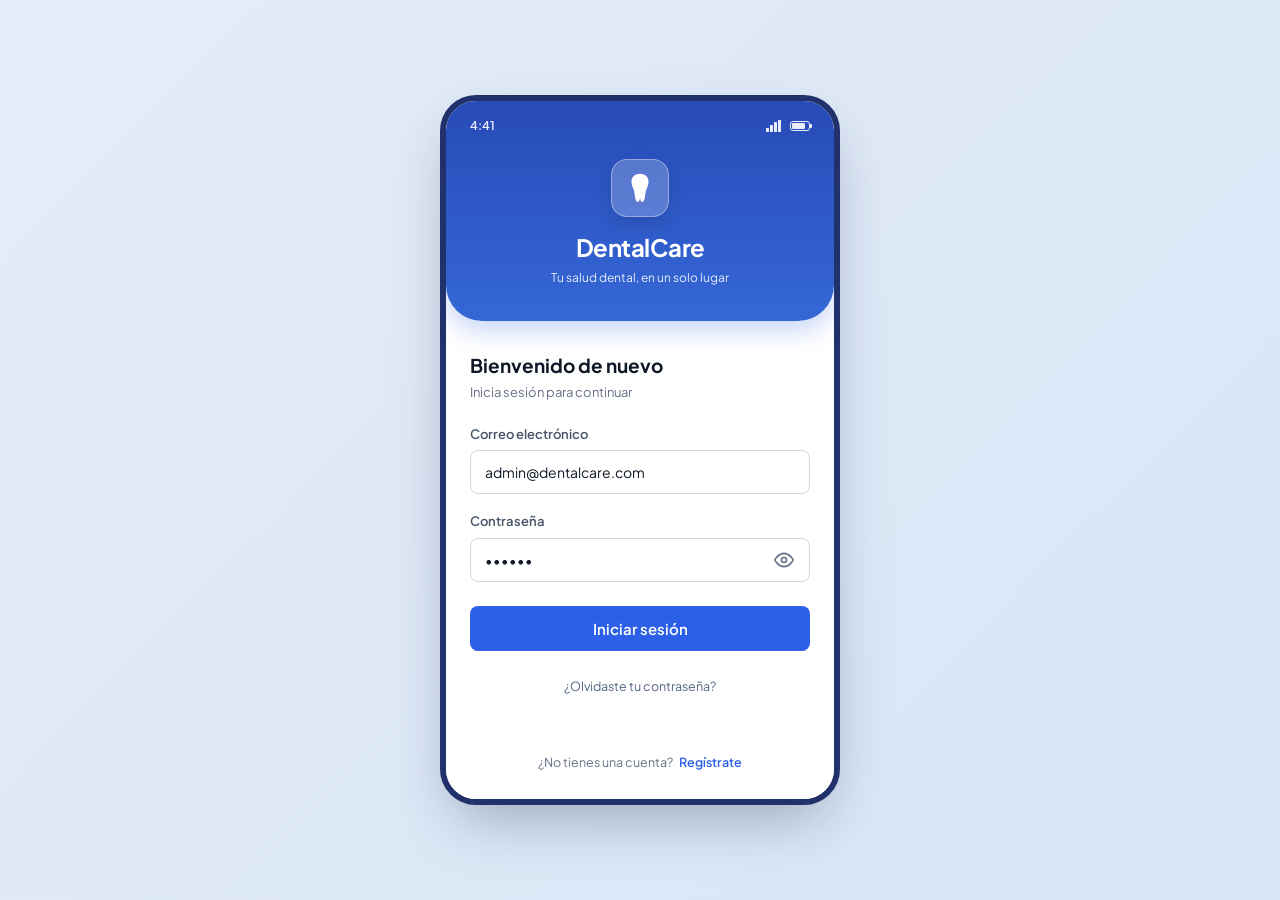
<file: index.html>
<!DOCTYPE html>
<html lang="es">
<head>
  <meta charset="UTF-8">
  <meta name="viewport" content="width=device-width, initial-scale=1.0">
  <title>DentalCare - Iniciar Sesión</title>
  <link rel="preconnect" href="https://fonts.googleapis.com">
  <link rel="preconnect" href="https://fonts.gstatic.com" crossorigin>
  <link href="https://fonts.googleapis.com/css2?family=Plus+Jakarta+Sans:wght@400;500;600;700;800&display=swap" rel="stylesheet">
  <link rel="stylesheet" href="styles.css">
</head>
<body>

  <!-- ================= PANTALLA: LOGIN ================= -->
  <main id="login-screen" class="screen-view login-screen">
    <div class="login-wrapper">
      <div class="login-device-frame">
        <!-- Header azul curvado -->
        <div class="login-header">
          <div class="status-bar">
            <span>4:41</span>
            <div class="status-icons">
              <svg width="18" height="12" viewBox="0 0 18 12" fill="white">
                <rect x="0" y="8" width="3" height="4" rx="0.5"/>
                <rect x="4" y="5" width="3" height="7" rx="0.5"/>
                <rect x="8" y="2" width="3" height="10" rx="0.5"/>
                <rect x="12" y="0" width="3" height="12" rx="0.5"/>
              </svg>
              <div class="battery-icon">
                <div class="battery-level"></div>
              </div>
            </div>
          </div>

          <div class="logo-container">
            <div class="tooth-badge">
              <svg viewBox="0 0 24 24" class="tooth-svg">
                <path d="M12 2C8.5 2 6 4.2 6 7.5C6 10 7.2 11.8 7.8 14C8.6 17 8.2 21 10.2 21.8C10.8 22 11.4 21.3 11.8 20.3C12.1 19.3 12 18 12 16.5C12 18 11.9 19.3 12.2 20.3C12.6 21.3 13.2 22 13.8 21.8C15.8 21 15.4 17 16.2 14C16.8 11.8 18 10 18 7.5C18 4.2 15.5 2 12 2Z" fill="#2d60e8" stroke="#1d4ed8" stroke-width="1.2" stroke-linejoin="round"/>
              </svg>
            </div>
            <h1 class="brand-title">DentalCare</h1>
            <p class="brand-slogan">Tu salud dental, en un solo lugar</p>
          </div>
        </div>

        <!-- Contenido blanco del formulario -->
        <div class="login-body">
          <div class="login-welcome">
            <h2>Bienvenido de nuevo</h2>
            <p>Inicia sesión para continuar</p>
          </div>

          <div id="login-error-alert" class="login-error-alert hidden" role="alert">
            <svg viewBox="0 0 24 24" fill="none" stroke="currentColor" stroke-width="2" stroke-linecap="round" stroke-linejoin="round">
              <circle cx="12" cy="12" r="10"></circle>
              <line x1="12" y1="8" x2="12" y2="12"></line>
              <line x1="12" y1="16" x2="12.01" y2="16"></line>
            </svg>
            <span id="login-error-text">Contraseña incorrecta. Inténtalo de nuevo.</span>
          </div>

          <form id="login-form" class="login-form" autocomplete="on" novalidate>
            <div class="form-group">
              <label for="login-email">Correo electrónico</label>
              <input 
                type="email" 
                id="login-email" 
                name="email"
                placeholder="correo@ejemplo.com" 
                value="admin@dentalcare.com"
                required
              >
            </div>

            <div class="form-group">
              <label for="login-password">Contraseña</label>
              <div class="password-input-wrapper">
                <input 
                  type="password" 
                  id="login-password" 
                  name="password"
                  placeholder="••••••••" 
                  value="123456"
                  required
                >
                <button type="button" id="btn-toggle-password" class="btn-toggle-password" aria-label="Mostrar u ocultar contraseña" title="Mostrar contraseña">
                  <!-- Icono Ojo (Mostrar) -->
                  <svg id="eye-icon-show" class="eye-svg" viewBox="0 0 24 24" fill="none" stroke="currentColor" stroke-width="2" stroke-linecap="round" stroke-linejoin="round">
                    <path d="M1 12s4-8 11-8 11 8 11 8-4 8-11 8-11-8-11-8z"></path>
                    <circle cx="12" cy="12" r="3"></circle>
                  </svg>
                  <!-- Icono Ojo Tachado (Ocultar) -->
                  <svg id="eye-icon-hide" class="eye-svg hidden" viewBox="0 0 24 24" fill="none" stroke="currentColor" stroke-width="2" stroke-linecap="round" stroke-linejoin="round">
                    <path d="M17.94 17.94A10.07 10.07 0 0 1 12 20c-7 0-11-8-11-8a18.45 18.45 0 0 1 5.06-5.94M9.9 4.24A9.12 9.12 0 0 1 12 4c7 0 11 8 11 8a18.5 18.5 0 0 1-2.16 3.19m-6.72-1.07a3 3 0 1 1-4.24-4.24"></path>
                    <line x1="1" y1="1" x2="23" y2="23"></line>
                  </svg>
                </button>
              </div>
            </div>

            <button type="submit" id="btn-login" class="btn-primary btn-block">
              Iniciar sesión
            </button>

            <div class="forgot-password">
              <a href="#" id="link-forgot">¿Olvidaste tu contraseña?</a>
            </div>

            <div class="register-prompt">
              <span>¿No tienes una cuenta?</span>
              <a href="#" id="link-register">Regístrate</a>
            </div>
          </form>
        </div>
      </div>
    </div>
  </main>

  <script src="app.js"></script>
</body>
</html>
</file>
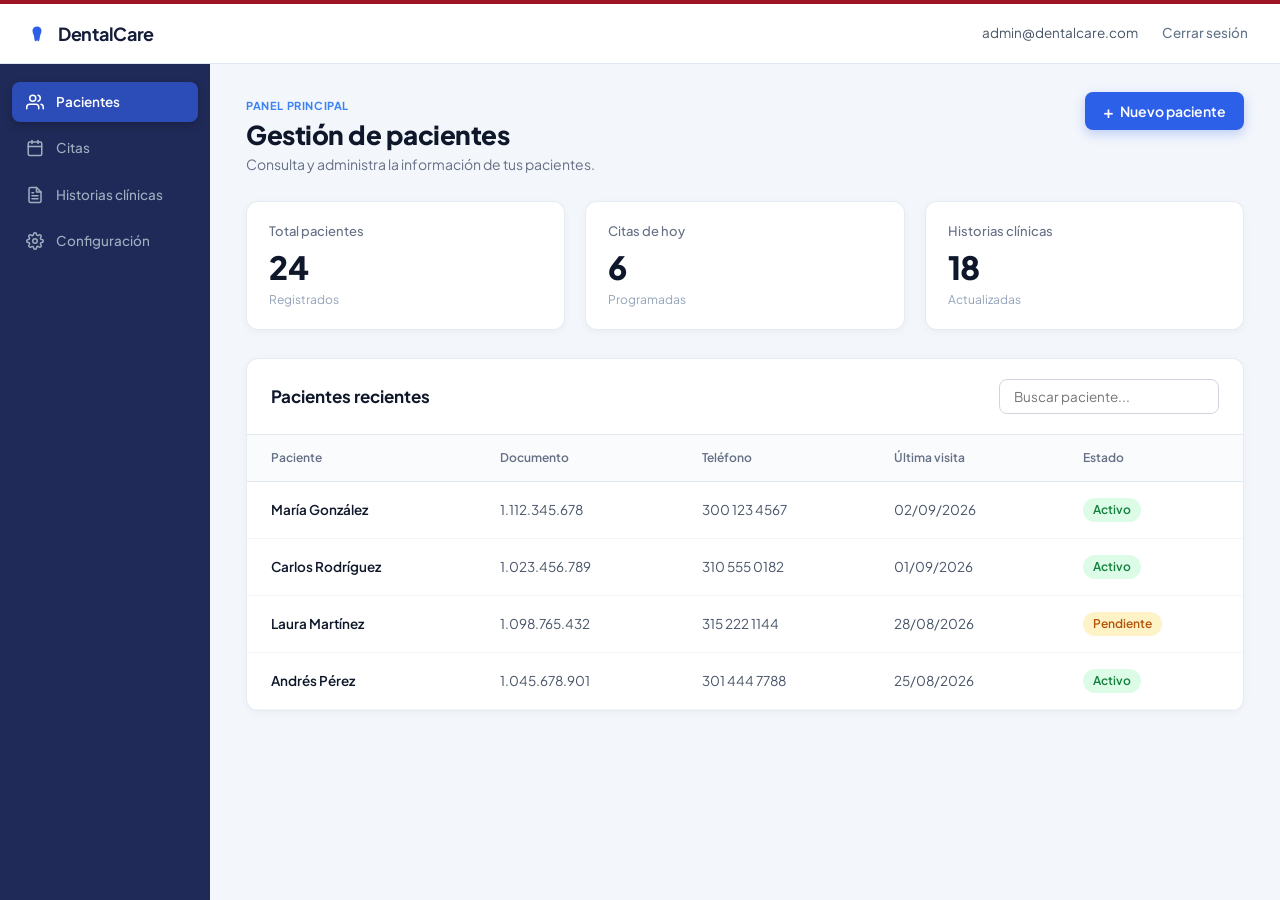
<file: pacientes.html>
<!DOCTYPE html>
<html lang="es">
<head>
  <meta charset="UTF-8">
  <meta name="viewport" content="width=device-width, initial-scale=1.0">
  <title>DentalCare - Gestión de Pacientes</title>
  <link rel="preconnect" href="https://fonts.googleapis.com">
  <link rel="preconnect" href="https://fonts.gstatic.com" crossorigin>
  <link href="https://fonts.googleapis.com/css2?family=Plus+Jakarta+Sans:wght@400;500;600;700;800&display=swap" rel="stylesheet">
  <link rel="stylesheet" href="styles.css">
</head>
<body>

  <!-- ================= NOTIFICACIÓN TOAST ================= -->
  <div id="toast-container" class="toast-container">
    <div id="success-toast" class="toast toast-success hidden">
      <div class="toast-icon">
        <svg viewBox="0 0 24 24" fill="none" stroke="currentColor" stroke-width="2.5" stroke-linecap="round" stroke-linejoin="round">
          <polyline points="20 6 9 17 4 12"></polyline>
        </svg>
      </div>
      <div class="toast-content">
        <h4 class="toast-title">¡Guardado con éxito!</h4>
        <p class="toast-message" id="toast-message">Se guardó correctamente la información del paciente.</p>
      </div>
      <button class="toast-close" id="toast-close-btn">&times;</button>
    </div>
  </div>

  <!-- ================= PANTALLA: DASHBOARD / GESTIÓN DE PACIENTES ================= -->
  <div class="dashboard-screen">
    <!-- Barra superior fina roja de acento -->
    <div class="top-accent-bar"></div>

    <!-- Barra de navegación principal -->
    <header class="app-navbar">
      <div class="navbar-left">
        <button id="mobile-menu-toggle" class="mobile-menu-btn" aria-label="Abrir menú">
          <svg viewBox="0 0 24 24" width="22" height="22" stroke="currentColor" stroke-width="2" fill="none">
            <line x1="3" y1="12" x2="21" y2="12"></line>
            <line x1="3" y1="6" x2="21" y2="6"></line>
            <line x1="3" y1="18" x2="21" y2="18"></line>
          </svg>
        </button>
        <a href="pacientes.html" class="navbar-brand" style="text-decoration: none; color: inherit;">
          <div class="navbar-tooth-icon">
            <svg viewBox="0 0 24 24" width="18" height="18">
              <path d="M12 2C8.5 2 6 4.2 6 7.5C6 10 7.2 11.8 7.8 14C8.6 17 8.2 21 10.2 21.8C10.8 22 11.4 21.3 11.8 20.3C12.1 19.3 12 18 12 16.5C12 18 11.9 19.3 12.2 20.3C12.6 21.3 13.2 22 13.8 21.8C15.8 21 15.4 17 16.2 14C16.8 11.8 18 10 18 7.5C18 4.2 15.5 2 12 2Z" fill="#2d60e8"/>
            </svg>
          </div>
          <span class="navbar-brand-name">DentalCare</span>
        </a>
      </div>

      <div class="navbar-user">
        <span class="user-email" id="current-user-email">admin@dentalcare.com</span>
        <a href="index.html" id="btn-logout" class="btn-logout" style="text-decoration: none; display: inline-flex; align-items: center;">Cerrar sesión</a>
      </div>
    </header>

    <!-- Layout principal: Sidebar + Contenido -->
    <div class="dashboard-layout">
      <!-- Barra lateral de navegación -->
      <aside class="sidebar" id="sidebar">
        <nav class="sidebar-nav">
          <a href="pacientes.html" class="nav-item active">
            <span class="nav-icon">
              <svg viewBox="0 0 24 24" width="18" height="18" fill="none" stroke="currentColor" stroke-width="2" stroke-linecap="round" stroke-linejoin="round">
                <path d="M17 21v-2a4 4 0 0 0-4-4H5a4 4 0 0 0-4 4v2"></path>
                <circle cx="9" cy="7" r="4"></circle>
                <path d="M23 21v-2a4 4 0 0 0-3-3.87"></path>
                <path d="M16 3.13a4 4 0 0 1 0 7.75"></path>
              </svg>
            </span>
            <span class="nav-label">Pacientes</span>
          </a>

          <a href="#" class="nav-item">
            <span class="nav-icon">
              <svg viewBox="0 0 24 24" width="18" height="18" fill="none" stroke="currentColor" stroke-width="2" stroke-linecap="round" stroke-linejoin="round">
                <rect x="3" y="4" width="18" height="18" rx="2" ry="2"></rect>
                <line x1="16" y1="2" x2="16" y2="6"></line>
                <line x1="8" y1="2" x2="8" y2="6"></line>
                <line x1="3" y1="10" x2="21" y2="10"></line>
              </svg>
            </span>
            <span class="nav-label">Citas</span>
          </a>

          <a href="#" class="nav-item">
            <span class="nav-icon">
              <svg viewBox="0 0 24 24" width="18" height="18" fill="none" stroke="currentColor" stroke-width="2" stroke-linecap="round" stroke-linejoin="round">
                <path d="M14 2H6a2 2 0 0 0-2 2v16a2 2 0 0 0 2 2h12a2 2 0 0 0 2-2V8z"></path>
                <polyline points="14 2 14 8 20 8"></polyline>
                <line x1="16" y1="13" x2="8" y2="13"></line>
                <line x1="16" y1="17" x2="8" y2="17"></line>
                <polyline points="10 9 9 9 8 9"></polyline>
              </svg>
            </span>
            <span class="nav-label">Historias clínicas</span>
          </a>

          <a href="#" class="nav-item">
            <span class="nav-icon">
              <svg viewBox="0 0 24 24" width="18" height="18" fill="none" stroke="currentColor" stroke-width="2" stroke-linecap="round" stroke-linejoin="round">
                <circle cx="12" cy="12" r="3"></circle>
                <path d="M19.4 15a1.65 1.65 0 0 0 .33 1.82l.06.06a2 2 0 0 1 0 2.83 2 2 0 0 1-2.83 0l-.06-.06a1.65 1.65 0 0 0-1.82-.33 1.65 1.65 0 0 0-1 1.51V21a2 2 0 0 1-2 2 2 2 0 0 1-2-2v-.09A1.65 1.65 0 0 0 9 19.4a1.65 1.65 0 0 0-1.82.33l-.06.06a2 2 0 0 1-2.83 0 2 2 0 0 1 0-2.83l.06-.06a1.65 1.65 0 0 0 .33-1.82 1.65 1.65 0 0 0-1.51-1H3a2 2 0 0 1-2-2 2 2 0 0 1 2-2h.09A1.65 1.65 0 0 0 4.6 9a1.65 1.65 0 0 0-.33-1.82l-.06-.06a2 2 0 0 1 0-2.83 2 2 0 0 1 2.83 0l.06.06a1.65 1.65 0 0 0 1.82.33H9a1.65 1.65 0 0 0 1-1.51V3a2 2 0 0 1 2-2 2 2 0 0 1 2 2v.09a1.65 1.65 0 0 0 1 1.51 1.65 1.65 0 0 0 1.82-.33l.06-.06a2 2 0 0 1 2.83 0 2 2 0 0 1 0 2.83l-.06.06a1.65 1.65 0 0 0-.33 1.82V9a1.65 1.65 0 0 0 1.51 1H21a2 2 0 0 1 2 2 2 2 0 0 1-2 2h-.09a1.65 1.65 0 0 0-1.51 1z"></path>
              </svg>
            </span>
            <span class="nav-label">Configuración</span>
          </a>
        </nav>
      </aside>

      <!-- Contenido central -->
      <main class="dashboard-main">
        <!-- Encabezado de página y acción principal -->
        <div class="page-header">
          <div class="header-titles">
            <span class="breadcrumb-tag">PANEL PRINCIPAL</span>
            <h2 class="main-title">Gestión de pacientes</h2>
            <p class="subtitle">Consulta y administra la información de tus pacientes.</p>
          </div>
          <div class="header-actions">
            <button id="btn-open-modal" class="btn-primary btn-add-patient">
              <span class="plus-icon">+</span> Nuevo paciente
            </button>
          </div>
        </div>

        <!-- Tarjetas de métricas -->
        <div class="metrics-grid">
          <div class="metric-card">
            <span class="metric-title">Total pacientes</span>
            <span class="metric-number" id="stat-total-patients">24</span>
            <span class="metric-status">Registrados</span>
          </div>

          <div class="metric-card">
            <span class="metric-title">Citas de hoy</span>
            <span class="metric-number">6</span>
            <span class="metric-status">Programadas</span>
          </div>

          <div class="metric-card">
            <span class="metric-title">Historias clínicas</span>
            <span class="metric-number">18</span>
            <span class="metric-status">Actualizadas</span>
          </div>
        </div>

        <!-- Tarjeta de Pacientes Recientes con Tabla -->
        <div class="content-card">
          <div class="card-toolbar">
            <h3 class="card-title">Pacientes recientes</h3>
            <div class="search-box">
              <input type="text" id="patient-search" placeholder="Buscar paciente...">
            </div>
          </div>

          <div class="table-responsive">
            <table class="patients-table">
              <thead>
                <tr>
                  <th>Paciente</th>
                  <th>Documento</th>
                  <th>Teléfono</th>
                  <th>Última visita</th>
                  <th>Estado</th>
                </tr>
              </thead>
              <tbody id="patients-table-body">
                <tr>
                  <td class="patient-name">María González</td>
                  <td>1.112.345.678</td>
                  <td>300 123 4567</td>
                  <td>02/09/2026</td>
                  <td><span class="badge badge-active">Activo</span></td>
                </tr>
                <tr>
                  <td class="patient-name">Carlos Rodríguez</td>
                  <td>1.023.456.789</td>
                  <td>310 555 0182</td>
                  <td>01/09/2026</td>
                  <td><span class="badge badge-active">Activo</span></td>
                </tr>
                <tr>
                  <td class="patient-name">Laura Martínez</td>
                  <td>1.098.765.432</td>
                  <td>315 222 1144</td>
                  <td>28/08/2026</td>
                  <td><span class="badge badge-pending">Pendiente</span></td>
                </tr>
                <tr>
                  <td class="patient-name">Andrés Pérez</td>
                  <td>1.045.678.901</td>
                  <td>301 444 7788</td>
                  <td>25/08/2026</td>
                  <td><span class="badge badge-active">Activo</span></td>
                </tr>
              </tbody>
            </table>
          </div>
        </div>
      </main>
    </div>
  </div>

  <!-- ================= PANTALLA: MODAL NUEVO PACIENTE ================= -->
  <div id="patient-modal" class="modal-overlay hidden" role="dialog" aria-modal="true" aria-labelledby="modal-title">
    <div class="modal-card">
      <div class="modal-header">
        <h3 id="modal-title" class="modal-title">Nuevo paciente</h3>
        <button id="btn-close-modal" class="btn-close" aria-label="Cerrar modal">&times;</button>
      </div>

      <div class="modal-body">
        <p class="modal-disclaimer">Este formulario es una demostración para el avance del proyecto.</p>

        <form id="new-patient-form">
          <div class="modal-form-group">
            <input 
              type="text" 
              id="patient-fullname" 
              class="modal-input" 
              placeholder="Nombre completo" 
              value="jasson"
            >
          </div>

          <div class="modal-form-group">
            <input 
              type="text" 
              id="patient-doc" 
              class="modal-input" 
              placeholder="Documento"
            >
          </div>

          <div class="modal-form-group">
            <input 
              type="tel" 
              id="patient-phone" 
              class="modal-input" 
              placeholder="Teléfono"
            >
          </div>

          <button type="submit" id="btn-save-patient" class="btn-primary btn-save">
            Guardar paciente
          </button>
        </form>
      </div>
    </div>
  </div>

  <script src="pacientes.js"></script>
</body>
</html>
</file>
<file: styles.css>
/* ==========================================================================
   DentalCare - Design System & Styles
   ========================================================================== */

:root {
  --primary: #2d60e8;
  --primary-hover: #1f4ec4;
  --primary-light: #eff4fe;
  --navy-dark: #1b254b;
  --navy-sidebar: #1f2a58;
  --navy-active: #2c4cb7;
  --accent-red: #9e1424;
  
  --bg-app: #f4f7fc;
  --bg-card: #ffffff;
  --border-color: #e2e8f0;
  --border-focus: #2d60e8;

  --text-primary: #101828;
  --text-secondary: #475467;
  --text-muted: #667085;
  --text-light: #98a2b3;

  --badge-active-bg: #dcfce7;
  --badge-active-text: #15803d;
  --badge-pending-bg: #fef3c7;
  --badge-pending-text: #b45309;

  --radius-sm: 8px;
  --radius-md: 12px;
  --radius-lg: 18px;
  --radius-xl: 36px;

  --shadow-sm: 0 1px 3px rgba(16, 24, 40, 0.05);
  --shadow-card: 0 4px 16px -2px rgba(16, 24, 40, 0.06);
  --shadow-modal: 0 20px 45px -10px rgba(15, 23, 42, 0.25);

  --font-main: 'Plus Jakarta Sans', -apple-system, BlinkMacSystemFont, "Segoe UI", Roboto, sans-serif;
  --transition: all 0.2s ease-in-out;
}

*, *::before, *::after {
  box-sizing: border-box;
  margin: 0;
  padding: 0;
}

body {
  font-family: var(--font-main);
  background-color: var(--bg-app);
  color: var(--text-primary);
  min-height: 100vh;
  line-height: 1.5;
  -webkit-font-smoothing: antialiased;
}

/* Utilities */
.hidden {
  display: none !important;
}

/* ==========================================================================
   TOAST NOTIFICATION
   ========================================================================== */
.toast-container {
  position: fixed;
  top: 24px;
  right: 24px;
  z-index: 9999;
  pointer-events: none;
}

.toast {
  pointer-events: auto;
  display: flex;
  align-items: center;
  gap: 14px;
  background: #ffffff;
  border-left: 5px solid #16a34a;
  border-radius: var(--radius-md);
  padding: 16px 20px;
  box-shadow: 0 12px 32px rgba(0, 0, 0, 0.12);
  min-width: 320px;
  max-width: 440px;
  animation: slideIn 0.35s cubic-bezier(0.16, 1, 0.3, 1);
  transition: opacity 0.3s ease, transform 0.3s ease;
}

@keyframes slideIn {
  from {
    opacity: 0;
    transform: translateY(-20px) scale(0.95);
  }
  to {
    opacity: 1;
    transform: translateY(0) scale(1);
  }
}

.toast-icon {
  width: 34px;
  height: 34px;
  border-radius: 50%;
  background: #dcfce7;
  color: #16a34a;
  display: flex;
  align-items: center;
  justify-content: center;
  flex-shrink: 0;
}

.toast-icon svg {
  width: 20px;
  height: 20px;
}

.toast-content {
  flex: 1;
}

.toast-title {
  font-size: 15px;
  font-weight: 700;
  color: #0f172a;
}

.toast-message {
  font-size: 13px;
  color: var(--text-secondary);
  margin-top: 2px;
}

.toast-close {
  background: transparent;
  border: none;
  font-size: 22px;
  line-height: 1;
  color: var(--text-light);
  cursor: pointer;
  padding: 4px;
  transition: var(--transition);
}

.toast-close:hover {
  color: var(--text-primary);
}

/* ==========================================================================
   PANTALLA 1: LOGIN (DISEÑO REPLICADO EXACTO AL MOCKUP)
   ========================================================================== */
.login-screen {
  min-height: 100vh;
  display: flex;
  align-items: center;
  justify-content: center;
  background: linear-gradient(135deg, #e4ecf7 0%, #d8e5f6 100%);
  padding: 24px;
}

.login-wrapper {
  width: 100%;
  max-width: 400px;
}

.login-device-frame {
  background: #ffffff;
  border-radius: var(--radius-xl);
  border: 6px solid #20316b;
  overflow: hidden;
  box-shadow: 0 25px 60px -15px rgba(27, 37, 75, 0.35);
  display: flex;
  flex-direction: column;
}

/* Header con gradiente azul curvado */
.login-header {
  background: linear-gradient(180deg, #274bb8 0%, #3567d6 100%);
  color: #ffffff;
  padding: 16px 24px 34px;
  border-bottom-left-radius: 36px;
  border-bottom-right-radius: 36px;
  position: relative;
  box-shadow: 0 10px 24px rgba(45, 96, 232, 0.25);
}

.status-bar {
  display: flex;
  justify-content: space-between;
  align-items: center;
  font-size: 12px;
  font-weight: 600;
  opacity: 0.9;
  margin-bottom: 24px;
}

.status-icons {
  display: flex;
  align-items: center;
  gap: 6px;
}

.battery-icon {
  width: 20px;
  height: 10px;
  border: 1.5px solid #ffffff;
  border-radius: 3px;
  padding: 1px;
  display: flex;
  align-items: center;
  position: relative;
}

.battery-icon::after {
  content: '';
  position: absolute;
  right: -3px;
  width: 2px;
  height: 4px;
  background: #ffffff;
  border-radius: 0 1px 1px 0;
}

.battery-level {
  width: 80%;
  height: 100%;
  background: #ffffff;
  border-radius: 1px;
}

.logo-container {
  display: flex;
  flex-direction: column;
  align-items: center;
  text-align: center;
}

.tooth-badge {
  width: 58px;
  height: 58px;
  background: rgba(255, 255, 255, 0.22);
  backdrop-filter: blur(8px);
  border-radius: 16px;
  display: flex;
  align-items: center;
  justify-content: center;
  margin-bottom: 12px;
  border: 1px solid rgba(255, 255, 255, 0.35);
  box-shadow: 0 6px 16px rgba(0, 0, 0, 0.12);
}

.tooth-badge .tooth-svg {
  width: 34px;
  height: 34px;
}

.tooth-badge .tooth-svg path {
  fill: #ffffff;
  stroke: none;
}

.brand-title {
  font-size: 24px;
  font-weight: 700;
  letter-spacing: -0.5px;
  margin-bottom: 4px;
}

.brand-slogan {
  font-size: 12px;
  font-weight: 400;
  opacity: 0.88;
}

/* Cuerpo blanco del formulario */
.login-body {
  padding: 30px 24px 28px;
  background: #ffffff;
}

.login-welcome {
  margin-bottom: 22px;
}

.login-welcome h2 {
  font-size: 19px;
  font-weight: 700;
  color: #101828;
  margin-bottom: 4px;
}

.login-welcome p {
  font-size: 13px;
  color: var(--text-muted);
}

.login-form {
  display: flex;
  flex-direction: column;
  gap: 18px;
}

.form-group {
  display: flex;
  flex-direction: column;
  gap: 6px;
}

.form-group label {
  font-size: 13px;
  font-weight: 600;
  color: var(--text-secondary);
}

.form-group input {
  width: 100%;
  padding: 12px 14px;
  font-size: 14px;
  font-family: inherit;
  border: 1.5px solid #d0d5dd;
  border-radius: var(--radius-sm);
  background: #ffffff;
  color: var(--text-primary);
  outline: none;
  transition: var(--transition);
}

.form-group input:focus {
  border-color: var(--border-focus);
  box-shadow: 0 0 0 3.5px rgba(45, 96, 232, 0.15);
}

.password-input-wrapper {
  position: relative;
  display: flex;
  align-items: center;
  width: 100%;
}

.password-input-wrapper input {
  padding-right: 44px;
}

.btn-toggle-password {
  position: absolute;
  right: 10px;
  top: 50%;
  transform: translateY(-50%);
  background: transparent;
  border: none;
  cursor: pointer;
  padding: 6px;
  display: flex;
  align-items: center;
  justify-content: center;
  color: #64748b;
  border-radius: var(--radius-sm);
  transition: var(--transition);
}

.btn-toggle-password:hover {
  color: var(--primary);
  background-color: rgba(45, 96, 232, 0.08);
}

.btn-toggle-password:focus-visible {
  outline: 2px solid var(--primary);
  outline-offset: 1px;
}

.btn-toggle-password svg {
  width: 20px;
  height: 20px;
}

.btn-primary {
  background-color: var(--primary);
  color: #ffffff;
  border: none;
  border-radius: var(--radius-sm);
  font-size: 15px;
  font-weight: 600;
  font-family: inherit;
  cursor: pointer;
  transition: var(--transition);
  display: inline-flex;
  align-items: center;
  justify-content: center;
  text-decoration: none;
}

.btn-primary:hover {
  background-color: var(--primary-hover);
  box-shadow: 0 4px 14px rgba(45, 96, 232, 0.35);
  transform: translateY(-1px);
}

.btn-primary:active {
  transform: translateY(0);
}

.btn-block {
  width: 100%;
  padding: 13px;
  margin-top: 6px;
}

.forgot-password {
  text-align: center;
  margin-top: 4px;
}

.forgot-password a {
  font-size: 12.5px;
  color: #536482;
  text-decoration: none;
  transition: var(--transition);
}

.forgot-password a:hover {
  color: var(--primary);
  text-decoration: underline;
}

.register-prompt {
  text-align: center;
  font-size: 12.5px;
  color: var(--text-muted);
  margin-top: 24px;
  padding-top: 14px;
}

.register-prompt a {
  color: var(--primary);
  text-decoration: none;
  font-weight: 600;
  margin-left: 4px;
}

.login-error-alert {
  display: flex;
  align-items: center;
  gap: 10px;
  background-color: #fef2f2;
  border: 1.5px solid #fecaca;
  color: #991b1b;
  padding: 10px 14px;
  border-radius: var(--radius-sm);
  font-size: 13px;
  margin-bottom: 14px;
  animation: shake 0.4s ease-in-out;
}

.login-error-alert svg {
  flex-shrink: 0;
  width: 18px;
  height: 18px;
  color: #dc2626;
}

.form-group input.input-error {
  border-color: #ef4444 !important;
  background-color: #fffaf0;
  box-shadow: 0 0 0 3.5px rgba(239, 68, 68, 0.15) !important;
}

@keyframes shake {
  0%, 100% { transform: translateX(0); }
  20%, 60% { transform: translateX(-6px); }
  40%, 80% { transform: translateX(6px); }
}

/* ==========================================================================
   PANTALLA 2: DASHBOARD (GESTIÓN DE PACIENTES)
   ========================================================================== */
.dashboard-screen {
  min-height: 100vh;
  display: flex;
  flex-direction: column;
  background-color: #f3f6fb;
}

.top-accent-bar {
  height: 4px;
  background: var(--accent-red);
  width: 100%;
}

.app-navbar {
  height: 60px;
  background: #ffffff;
  border-bottom: 1px solid var(--border-color);
  display: flex;
  align-items: center;
  justify-content: space-between;
  padding: 0 24px;
  position: sticky;
  top: 0;
  z-index: 100;
}

.navbar-left {
  display: flex;
  align-items: center;
  gap: 14px;
}

.mobile-menu-btn {
  display: none;
  background: transparent;
  border: none;
  color: var(--text-primary);
  cursor: pointer;
}

.navbar-brand {
  display: flex;
  align-items: center;
  gap: 8px;
}

.navbar-tooth-icon {
  width: 26px;
  height: 26px;
  display: flex;
  align-items: center;
  justify-content: center;
}

.navbar-brand-name {
  font-size: 18px;
  font-weight: 700;
  color: #141c38;
  letter-spacing: -0.3px;
}

.navbar-user {
  display: flex;
  align-items: center;
  gap: 16px;
}

.user-email {
  font-size: 13.5px;
  color: var(--text-secondary);
}

.btn-logout {
  background: transparent;
  border: none;
  font-size: 13.5px;
  color: #64748b;
  font-family: inherit;
  font-weight: 500;
  cursor: pointer;
  transition: var(--transition);
  padding: 4px 8px;
  border-radius: 4px;
}

.btn-logout:hover {
  color: #ef4444;
  background: #fee2e2;
}

/* Dashboard Layout */
.dashboard-layout {
  display: flex;
  flex: 1;
}

/* Sidebar */
.sidebar {
  width: 210px;
  background-color: var(--navy-sidebar);
  color: #ffffff;
  flex-shrink: 0;
  padding: 18px 12px;
  min-height: calc(100vh - 64px);
}

.sidebar-nav {
  display: flex;
  flex-direction: column;
  gap: 6px;
}

.nav-item {
  display: flex;
  align-items: center;
  gap: 12px;
  padding: 10px 14px;
  color: #a0aec0;
  text-decoration: none;
  font-size: 13.5px;
  font-weight: 500;
  border-radius: var(--radius-sm);
  transition: var(--transition);
}

.nav-item:hover {
  color: #ffffff;
  background-color: rgba(255, 255, 255, 0.08);
}

.nav-item.active {
  background-color: var(--navy-active);
  color: #ffffff;
  font-weight: 600;
  box-shadow: 0 4px 10px rgba(0, 0, 0, 0.2);
}

.nav-icon {
  display: flex;
  align-items: center;
  justify-content: center;
}

/* Contenido Principal */
.dashboard-main {
  flex: 1;
  padding: 28px 36px 40px;
  max-width: 1300px;
}

/* Encabezado */
.page-header {
  display: flex;
  justify-content: space-between;
  align-items: flex-start;
  margin-bottom: 26px;
  flex-wrap: wrap;
  gap: 16px;
}

.breadcrumb-tag {
  font-size: 11px;
  font-weight: 700;
  letter-spacing: 0.6px;
  color: #3b82f6;
  text-transform: uppercase;
  display: inline-block;
  margin-bottom: 4px;
}

.main-title {
  font-size: 26px;
  font-weight: 800;
  color: #0f172a;
  letter-spacing: -0.5px;
  line-height: 1.2;
}

.subtitle {
  font-size: 14px;
  color: var(--text-muted);
  margin-top: 4px;
}

.btn-add-patient {
  padding: 10px 18px;
  font-size: 14px;
  font-weight: 600;
  gap: 6px;
  border-radius: var(--radius-sm);
  box-shadow: 0 4px 12px rgba(45, 96, 232, 0.28);
}

.plus-icon {
  font-size: 17px;
  line-height: 1;
}

/* Métricas */
.metrics-grid {
  display: grid;
  grid-template-columns: repeat(3, 1fr);
  gap: 20px;
  margin-bottom: 28px;
}

.metric-card {
  background: var(--bg-card);
  border-radius: var(--radius-md);
  padding: 20px 22px;
  border: 1px solid rgba(226, 232, 240, 0.8);
  box-shadow: 0 2px 8px rgba(16, 24, 40, 0.04);
  display: flex;
  flex-direction: column;
  transition: var(--transition);
}

.metric-card:hover {
  transform: translateY(-2px);
  box-shadow: 0 6px 16px rgba(16, 24, 40, 0.07);
}

.metric-title {
  font-size: 13px;
  font-weight: 500;
  color: var(--text-muted);
  margin-bottom: 10px;
}

.metric-number {
  font-size: 32px;
  font-weight: 800;
  color: #0f172a;
  line-height: 1;
  margin-bottom: 8px;
  letter-spacing: -0.5px;
}

.metric-status {
  font-size: 12px;
  color: #94a3b8;
  font-weight: 400;
}

/* Tabla de Pacientes */
.content-card {
  background: var(--bg-card);
  border-radius: var(--radius-md);
  border: 1px solid rgba(226, 232, 240, 0.8);
  box-shadow: 0 2px 8px rgba(16, 24, 40, 0.04);
  overflow: hidden;
}

.card-toolbar {
  display: flex;
  justify-content: space-between;
  align-items: center;
  padding: 20px 24px;
  border-bottom: 1px solid var(--border-color);
  flex-wrap: wrap;
  gap: 14px;
}

.card-title {
  font-size: 17px;
  font-weight: 700;
  color: #0f172a;
}

.search-box input {
  padding: 8px 14px;
  font-size: 13.5px;
  font-family: inherit;
  border: 1.5px solid #d0d5dd;
  border-radius: var(--radius-sm);
  outline: none;
  width: 220px;
  transition: var(--transition);
}

.search-box input:focus {
  border-color: var(--border-focus);
  box-shadow: 0 0 0 3px rgba(45, 96, 232, 0.12);
  width: 250px;
}

.table-responsive {
  width: 100%;
  overflow-x: auto;
}

.patients-table {
  width: 100%;
  border-collapse: collapse;
  text-align: left;
  font-size: 13.5px;
}

.patients-table th {
  background: #fafbfd;
  padding: 14px 24px;
  font-size: 12px;
  font-weight: 600;
  color: var(--text-muted);
  border-bottom: 1px solid var(--border-color);
}

.patients-table td {
  padding: 16px 24px;
  border-bottom: 1px solid #f1f5f9;
  color: var(--text-secondary);
}

.patients-table tbody tr:hover {
  background-color: #f8fafc;
}

.patient-name {
  font-weight: 600;
  color: #0f172a !important;
}

/* Badges de estado */
.badge {
  display: inline-block;
  padding: 3px 10px;
  border-radius: 9999px;
  font-size: 12px;
  font-weight: 600;
  text-align: center;
}

.badge-active {
  background-color: var(--badge-active-bg);
  color: var(--badge-active-text);
}

.badge-pending {
  background-color: var(--badge-pending-bg);
  color: var(--badge-pending-text);
}

/* ==========================================================================
   PANTALLA 3: MODAL NUEVO PACIENTE
   ========================================================================== */
.modal-overlay {
  position: fixed;
  inset: 0;
  background-color: rgba(15, 23, 42, 0.45);
  backdrop-filter: blur(4px);
  display: flex;
  align-items: center;
  justify-content: center;
  padding: 20px;
  z-index: 1000;
  animation: fadeIn 0.2s ease-out;
}

@keyframes fadeIn {
  from { opacity: 0; }
  to { opacity: 1; }
}

.modal-card {
  background: #ffffff;
  border-radius: 20px;
  width: 100%;
  max-width: 440px;
  box-shadow: var(--shadow-modal);
  padding: 26px 28px;
  animation: scaleUp 0.25s cubic-bezier(0.16, 1, 0.3, 1);
}

@keyframes scaleUp {
  from {
    transform: scale(0.92);
    opacity: 0;
  }
  to {
    transform: scale(1);
    opacity: 1;
  }
}

.modal-header {
  display: flex;
  justify-content: space-between;
  align-items: center;
  margin-bottom: 10px;
}

.modal-title {
  font-size: 21px;
  font-weight: 700;
  color: #0f172a;
}

.btn-close {
  background: transparent;
  border: none;
  font-size: 26px;
  line-height: 1;
  color: #94a3b8;
  cursor: pointer;
  padding: 4px;
  border-radius: 6px;
  transition: var(--transition);
}

.btn-close:hover {
  color: #0f172a;
  background: #f1f5f9;
}

.modal-disclaimer {
  font-size: 13px;
  color: var(--text-muted);
  line-height: 1.45;
  margin-bottom: 22px;
}

.modal-form-group {
  margin-bottom: 14px;
}

.modal-input {
  width: 100%;
  padding: 12px 16px;
  font-size: 14px;
  font-family: inherit;
  border: 1.5px solid #d0d5dd;
  border-radius: var(--radius-sm);
  background: #ffffff;
  color: var(--text-primary);
  outline: none;
  transition: var(--transition);
}

.modal-input:focus {
  border-color: var(--border-focus);
  box-shadow: 0 0 0 3px rgba(45, 96, 232, 0.15);
}

.btn-save {
  width: 100%;
  padding: 13px;
  font-size: 15px;
  font-weight: 600;
  margin-top: 10px;
}

/* ==========================================================================
   RESPONSIVIDAD
   ========================================================================== */
@media (max-width: 900px) {
  .metrics-grid {
    grid-template-columns: 1fr;
    gap: 14px;
  }

  .sidebar {
    position: fixed;
    left: -220px;
    top: 64px;
    height: calc(100vh - 64px);
    z-index: 99;
    transition: left 0.3s ease;
  }

  .sidebar.open {
    left: 0;
  }

  .mobile-menu-btn {
    display: block;
  }

  .dashboard-main {
    padding: 20px;
  }
}

@media (max-width: 480px) {
  .login-screen {
    padding: 12px;
  }

  .login-device-frame {
    border-width: 4px;
    border-radius: 28px;
  }

  .login-header {
    border-bottom-left-radius: 28px;
    border-bottom-right-radius: 28px;
  }

  .user-email {
    display: none;
  }

  .card-toolbar {
    flex-direction: column;
    align-items: stretch;
  }

  .search-box input {
    width: 100%;
  }

  .search-box input:focus {
    width: 100%;
  }
}
</file>
